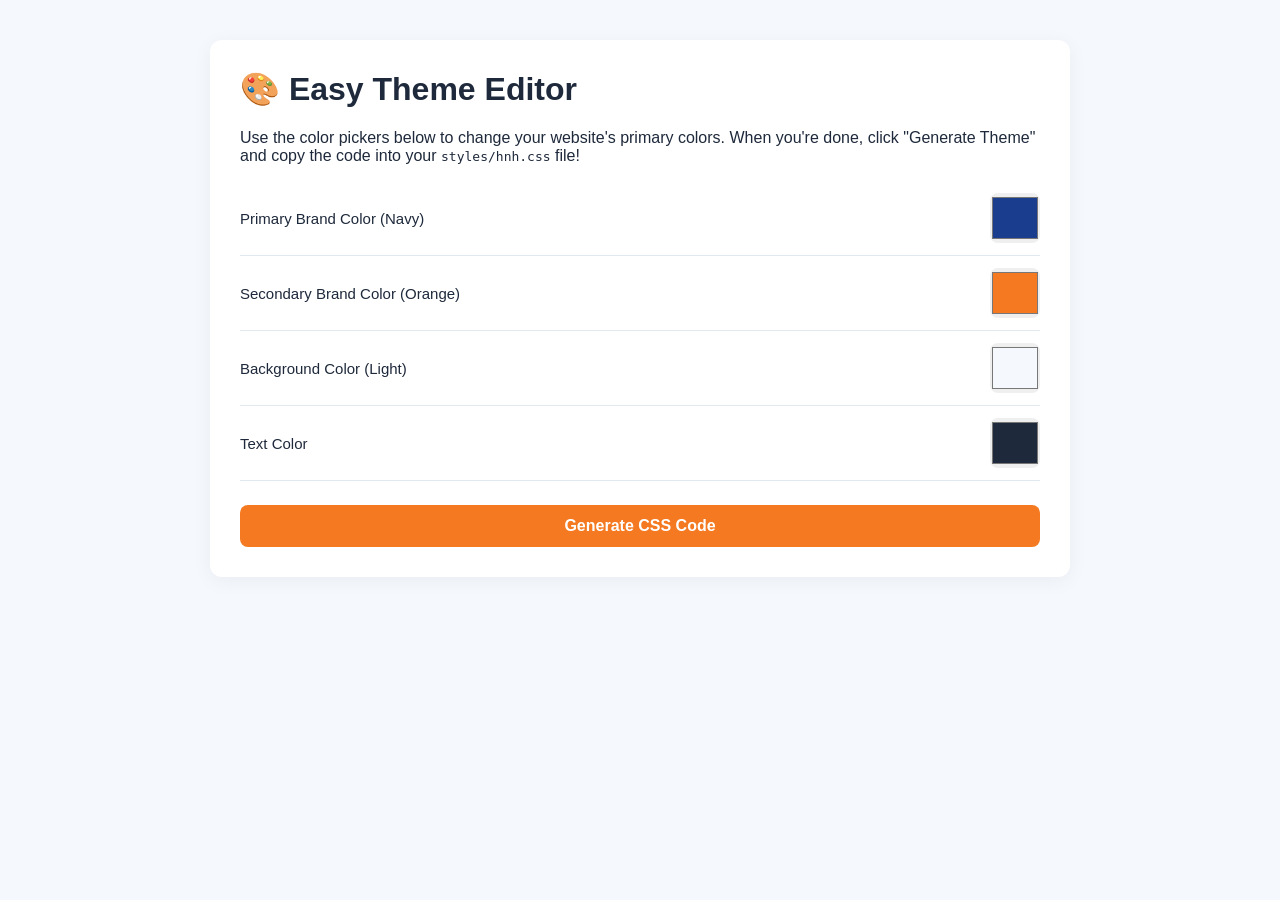
<file: theme-editor.html>
<!DOCTYPE html>
<html lang="en">
<head>
  <meta charset="UTF-8">
  <title>Theme Editor — Hunt N' Hire</title>
  <style>
    body { font-family: 'Inter', sans-serif; background: #f5f8fc; color: #1e293b; padding: 40px; margin: 0; }
    .container { max-width: 800px; margin: 0 auto; background: white; padding: 30px; border-radius: 12px; box-shadow: 0 4px 20px rgba(0,0,0,0.05); }
    h1 { margin-top: 0; font-family: 'Outfit', sans-serif; }
    .color-row { display: flex; align-items: center; justify-content: space-between; padding: 12px 0; border-bottom: 1px solid #e2e8f0; }
    .color-row label { font-weight: 500; font-size: 15px; }
    .color-row input[type="color"] { width: 50px; height: 50px; border: none; border-radius: 8px; cursor: pointer; padding: 0; }
    .btn { background: #F47920; color: white; border: none; padding: 12px 24px; border-radius: 8px; font-weight: 600; cursor: pointer; margin-top: 24px; width: 100%; font-size: 16px; }
    .btn:hover { background: #d9650e; }
    pre { background: #1e293b; color: #f8fafc; padding: 20px; border-radius: 8px; overflow-x: auto; display: none; }
  </style>
</head>
<body>
  <div class="container">
    <h1>🎨 Easy Theme Editor</h1>
    <p>Use the color pickers below to change your website's primary colors. When you're done, click "Generate Theme" and copy the code into your <code>styles/hnh.css</code> file!</p>
    
    <div id="editor">
      <div class="color-row">
        <label>Primary Brand Color (Navy)</label>
        <input type="color" id="var-navy" value="#1B3D8E">
      </div>
      <div class="color-row">
        <label>Secondary Brand Color (Orange)</label>
        <input type="color" id="var-orange" value="#F47920">
      </div>
      <div class="color-row">
        <label>Background Color (Light)</label>
        <input type="color" id="var-bg" value="#f5f8fc">
      </div>
      <div class="color-row">
        <label>Text Color</label>
        <input type="color" id="var-text" value="#1e293b">
      </div>
      
      <button class="btn" onclick="generateCSS()">Generate CSS Code</button>
    </div>

    <div id="result" style="display:none; margin-top: 24px;">
      <h3>Copy and paste this at the top of <code>styles/hnh.css</code>:</h3>
      <pre id="output"></pre>
      <button class="btn" style="background:#1B3D8E;" onclick="copyToClipboard()">Copy to Clipboard</button>
      <button class="btn" style="background:#64748b; margin-top: 8px;" onclick="location.reload()">Reset</button>
    </div>
  </div>

  <script>
    function generateCSS() {
      const navy = document.getElementById('var-navy').value;
      const orange = document.getElementById('var-orange').value;
      const bg = document.getElementById('var-bg').value;
      const text = document.getElementById('var-text').value;

      const css = `:root {
  /* Brand Colors */
  --navy: ${navy};
  --orange: ${orange};

  /* Theme Colors (Light Mode Default) */
  --bg: ${bg};
  --text: ${text};
}`;
      document.getElementById('output').textContent = css;
      document.getElementById('result').style.display = 'block';
    }

    function copyToClipboard() {
      const text = document.getElementById('output').textContent;
      navigator.clipboard.writeText(text).then(() => {
        alert("Copied to clipboard!");
      });
    }
  </script>
</body>
</html>
</file>
